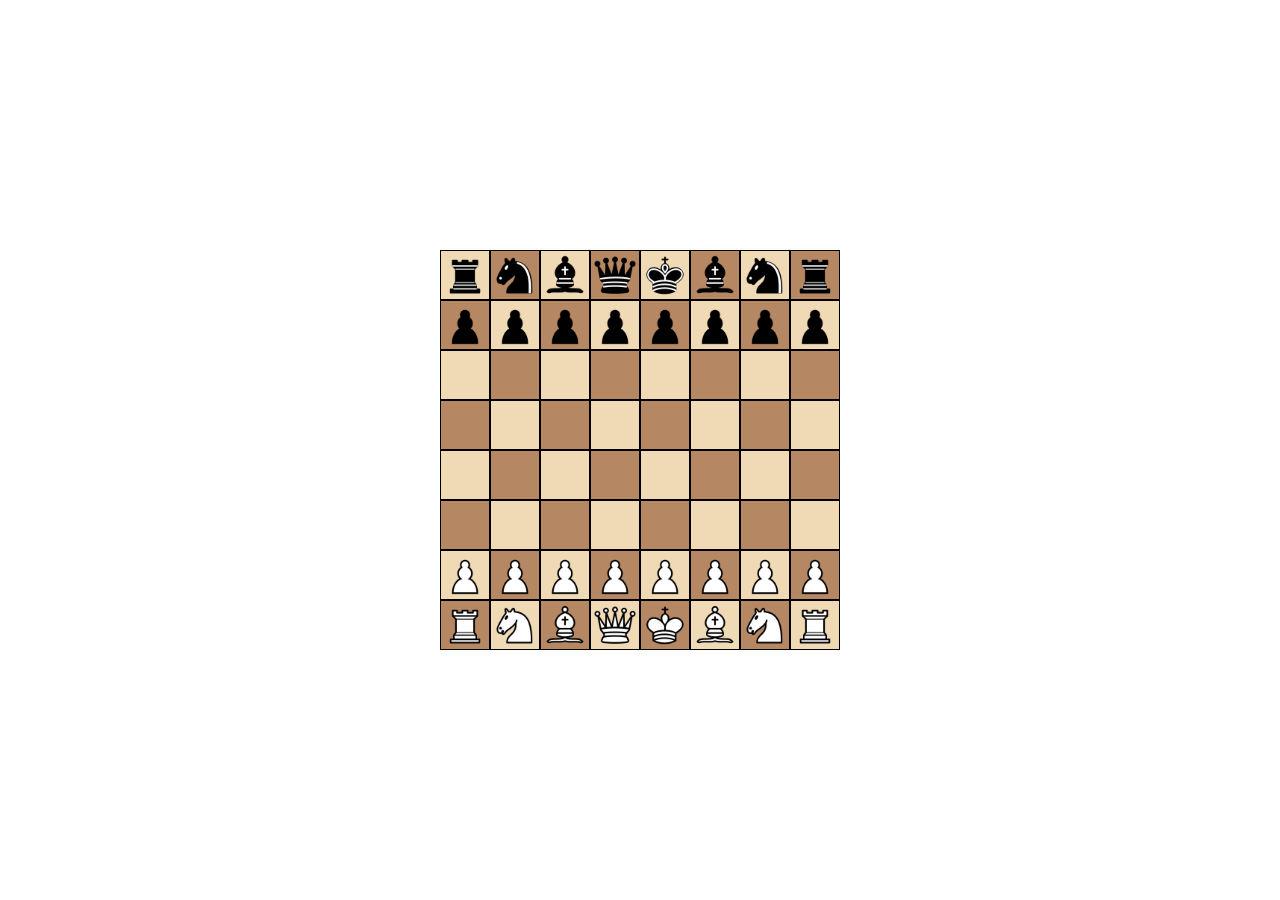
<file: index.html>
<!DOCTYPE html>
<html lang="en">
  <head>
    <meta charset="UTF-8">
    <meta name="viewport" content="width=device-width, initial-scale=1.0">
    <meta http-equiv="X-UA-Compatible" content="ie=edge">
    <title>Untitled</title>
    <link rel="stylesheet" href="main.css">
  </head>
  <body>

    <div class="container">
        <h1></h1>
        <div id="chessboard"></div>
    </div>

    <script type="module" src="main.js"></script>
  </body>
</html>
</file>
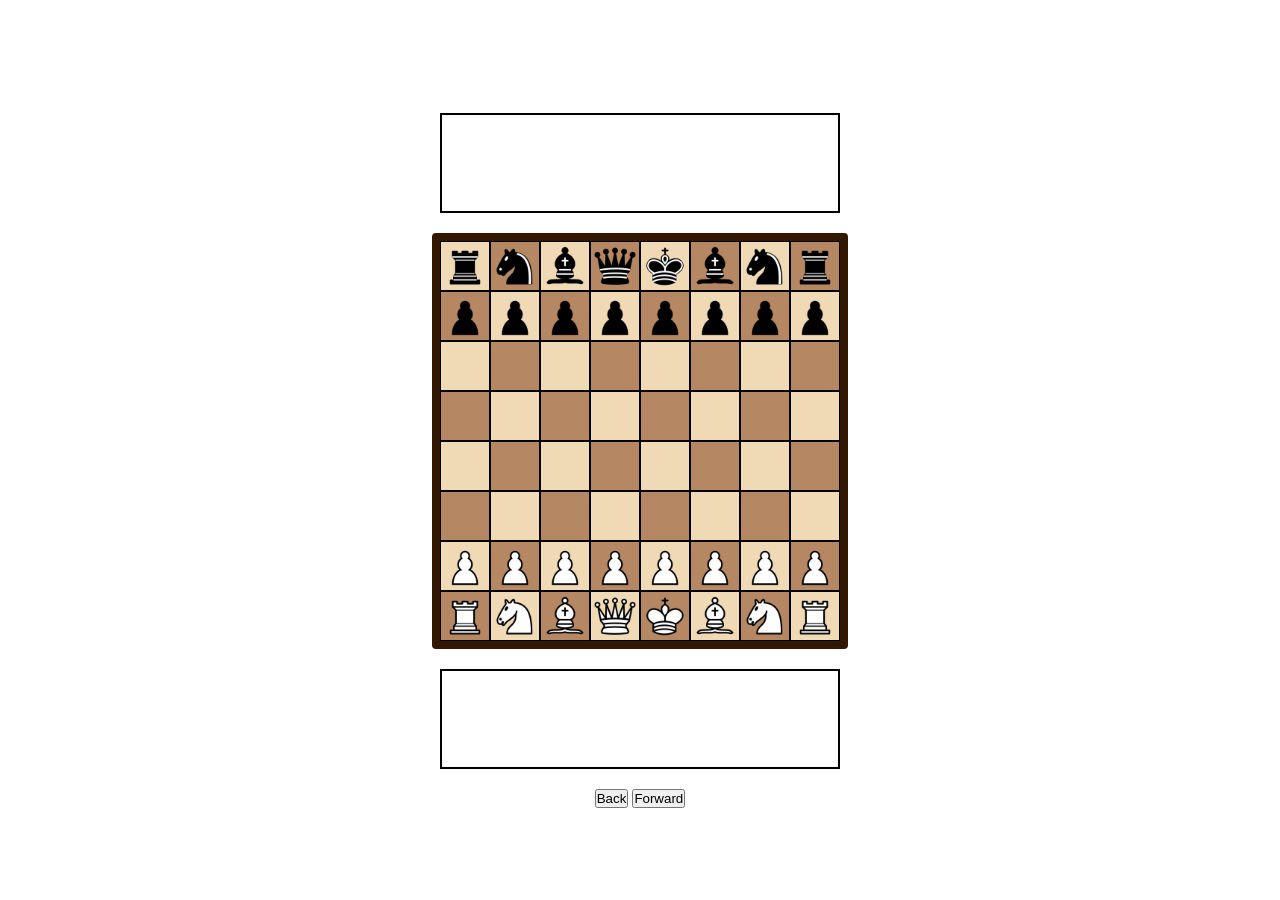
<file: docs/index.html>
<!DOCTYPE html>
<html lang="en">
  <head>
    <meta charset="UTF-8">
    <meta name="viewport" content="width=device-width, initial-scale=1.0">
    <meta http-equiv="content-type" content="text/html; charset=utf-8">
    <title>GitChess</title>
    <link rel="stylesheet" href="main.css">
    <script type="module" src="main.js" defer="defer"></script>
  </head>
  <body>
    <div class="container">
      <div id="black-captures" class="captures"></div>
      <div id="chessboard"></div>
      <div id="white-captures" class="captures"></div>
      <div class="history">
        <button id="back-history">Back</button>
        <button id="forward-history">Forward</button>
      </div>
    </div>
  </body>
</html>
</file>
<file: main.css>
* {
    margin: 0;
    padding: 0;
    box-sizing: border-box;
}

:root {
    --black: rgb(181, 135, 99);
    --white: rgb(240, 218, 181);
    --white-green: rgb(129, 151, 105);
    --black-green: rgb(101, 110, 65);
    --white-yellow: rgb(205, 210, 107);
    --black-yellow: rgb(170, 163, 59);
    --white-select: rgb(233, 177, 126);
    --black-select: rgb(191, 121, 69);

}

.container {
    display: flex;
    justify-content: center;
    align-items: center;
    width: 100vw;
    height: 100vh;
}

#chessboard {
    display: flex;
    flex-wrap: wrap;
    width: 400px;
}

.square {
    height: 50px;
    width: 50px;
    border: 1px solid black;
    display: flex;
    justify-content: center;
    align-items: center;
    background-size: cover;
}

.even {
    background-color: var(--white);
  }

  .odd {
    background-color: var(--black);
  }


  .square.white-available {
    position: relative;
  }

  .square.white-available::after {
    content: '';
    position: absolute;
    display: block;
    top: 50%;
    left: 50%;
    transform: translate(-50%, -50%);
    width: 15px;
    height: 15px;
    border-radius: 50%;
    background-color: var(--white-green);
    z-index: 1;
  }

  .square.black-available {
    position: relative;
  }

  .square.black-available::after {
    content: '';
    position: absolute;
    display: block;
    top: 50%;
    left: 50%;
    transform: translate(-50%, -50%);
    width: 15px;
    height: 15px;
    border-radius: 50%;
    background-color: var(--black-green);
    z-index: 1;
  }


  .selected-black {
    background-color: var(--black-select);
  }

  .selected-white {
    background-color: var(--white-select);
  }

  .black-to {
    background-color: var(--black-yellow);
  }

  .white-to {
    background-color: var(--white-yellow);
  }

  .capture-black {
    box-shadow: inset 0 0 15px 2px var(--black-green);
  }
  .capture-white {
    box-shadow: inset 0 0 15px 2px var(--white-green);
  }
</file>
<file: docs/main.css>
* {
  margin: 0;
  padding: 0;
  box-sizing: border-box;
}

:root {
  --black-square: rgb(181, 135, 99);
  --white-square: rgb(240, 218, 181);
  --white-capture-or-available: rgb(129, 151, 105);
  --black-capture-or-available: rgb(101, 110, 65);
  --white-moved-square: rgb(205, 210, 107);
  --black-moved-square: rgb(170, 163, 59);
  --white-selected-square: rgb(233, 177, 126);
  --black-selected-square: rgb(191, 121, 69);

}

.container {

  display: flex;
  justify-content: center;
  align-items: center;
  flex-direction: column;
  width: 100vw;
  height: 100vh;
}

.captures {
height: 100px;
width: 400px;
border: 2px solid black;
margin-top: 20px;
margin-bottom: 20px;
display: flex;
flex-wrap: wrap;
}

#chessboard {
  display: flex;
  flex-wrap: wrap;
  width: 416px;
  border: 8px solid #331800;
  border-radius: 4px;
}

.square {
  height: 50px;
  width: 50px;
  border: 1px solid black;
  display: flex;
  justify-content: center;
  align-items: center;
  background-size: cover;
}

.capturedPieceSquare {
height: 40px;
width: 40px;
display: flex;
justify-content: center;
align-items: center;
background-size: cover;
}

.even {
background-color: var(--white-square);
}

.odd {
background-color: var(--black-square);
}

.square.white-available {
position: relative;
}

.square.white-available::after {
content: '';
position: absolute;
display: block;
top: 50%;
left: 50%;
transform: translate(-50%, -50%);
width: 15px;
height: 15px;
border-radius: 50%;
background-color: var(--white-capture-or-available);
z-index: 1;
}

.square.black-available {
position: relative;
}

.square.black-available::after {
content: '';
position: absolute;
display: block;
top: 50%;
left: 50%;
transform: translate(-50%, -50%);
width: 15px;
height: 15px;
border-radius: 50%;
background-color: var(--black-capture-or-available);
z-index: 1;
}

.pawn-select {
content:'';
position: relative;
display: block;
width: auto;
height: 200px;
background-color: white;
right: 2.2%;
box-shadow: rgba(0,0,0,0.8) 0px 5px 15px;
top: 155%
}

.select-piece {
height: 50px;
width: 50px;
background-size: cover;
}

.select-piece:hover {
background-color: var(--white-moved-square);
cursor: pointer;
}

.selected-black {
background-color: var(--black-selected-square);
}

.selected-white {
background-color: var(--white-selected-square);
}

.black-to {
background-color: var(--black-moved-square);
}

.white-to {
background-color: var(--white-moved-square);
}

.capture-black {
box-shadow: inset 0 0 15px 2px var(--black-capture-or-available);
}
.capture-white {
box-shadow: inset 0 0 15px 2px var(--white-capture-or-available);
}
</file>
